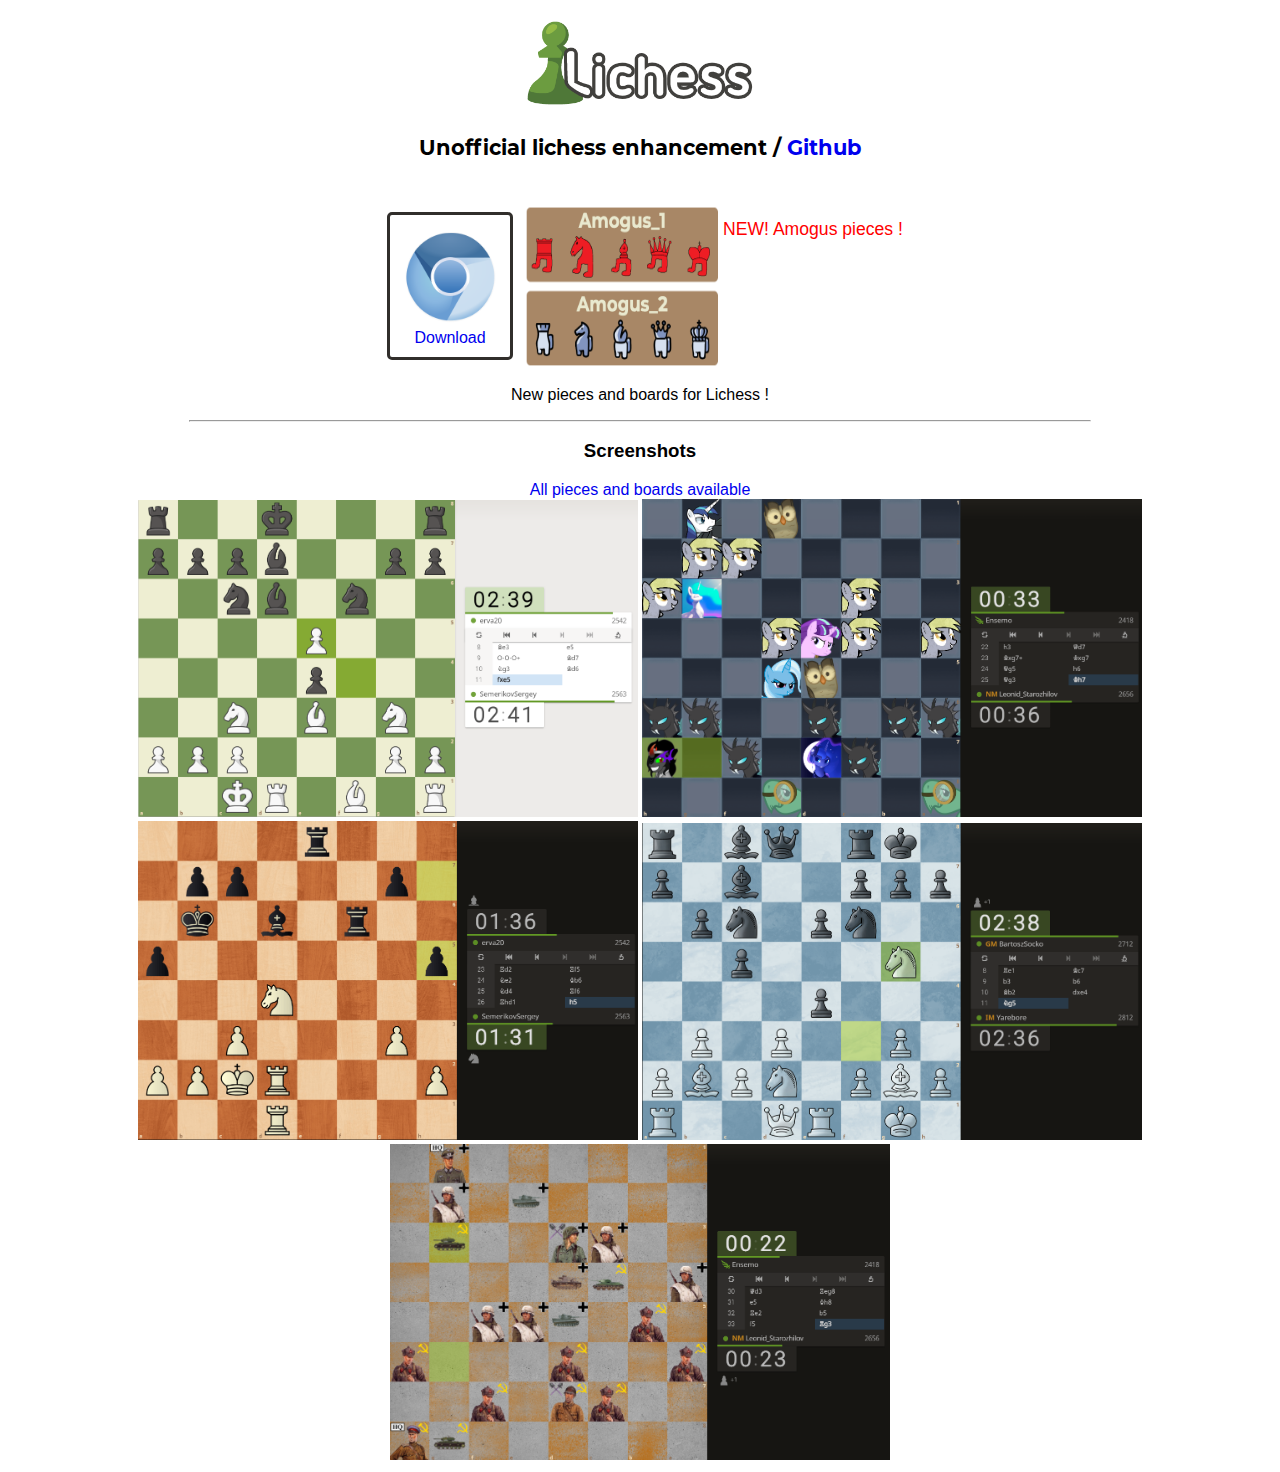
<file: lichess_enhancement.html>
<!DOCTYPE html>
<html lang="en">
<head>
    <meta charset="UTF-8">
    <meta name="viewport" content="width=device-width, initial-scale=1.0">
    <title>Lichess enhancement</title>
    <style>
        @font-face {
            font-family: 'Montserrat';
            src: url('font/montserrat.woff2') format('woff2');
        }

        .subtitle {
            font-family: Montserrat;
        }

        body {
            font-family: Inconsolata, Roboto, sans-serif;
        }

        .download_child {
            border: 3px solid #312e2b;
            border-radius: 5px;
            margin: 10px;
            padding: 10px;
        }

        .download {
            display: flex;
            flex-direction: row;
            justify-content: center;
        }

        a {
            text-decoration: underline white;
            transition: 0.2s linear all;
        }

        a:hover {
            text-decoration: underline #f7ca88;
        }

        .presentation {
            max-width: 600px;
        }

    </style>
</head>
<body>
    <center>
        <h1><img src='img/lichess_logo_better.png' width="300"/></h1>
        <div style="font-size: 1.3em;">
            <div class='subtitle'>Unofficial lichess enhancement / <a href="https://github.com/ducksper/lichess_enhancement">Github</a></div> <br />
        </div>

        <br />

        <div class="download">
            <div class="download_child">
                <img src="img/chromium.png" alt="Logo Chromium" width="100" height="100">
                <br/>
                <a href="https://chrome.google.com/webstore/detail/lichess-enhancement/ikmpcihcohdjammgkopfgohojdelmfoi">Download</a>
            </div>

            <img src="amogus.png" width="200px" />
            <p style="text-decoration: bold;font-size: 1.1em;color:red">NEW! Amogus pieces ! </p>

            <!--<div class="download_child">
                <img src="img/firefox.png" alt="Logo Firefox" width="100" height="100">
                <br/>
                <a href="https://addons.mozilla.org/en-US/firefox/addon/lichess-enhancement/">Download</a>
            </div>-->
        </div>

        <div class='presentation' style="word-wrap: break-word;">

            <p>New pieces and boards for Lichess !</p>
            <!--<p><b>Instructions to install on Chrome:</b> Once the download finish, you dezip the folder. Then, on chrome you go in the extension section, and you activate developer mode. Then you import the folder by clicking on "install unpacked extension chrome" and it's finish.</p>
            <iframe width="560" height="315" src="https://www.youtube.com/embed/SffjcBh520w" frameborder="0" allow="accelerometer; autoplay; clipboard-write; encrypted-media; gyroscope; picture-in-picture" allowfullscreen></iframe>-->
        </div>

        <div>
            <hr width="900px"/>
            <h3>Screenshots</h3>
            <a href="preview_lichess.png">All pieces and boards available</a><br/>
            <img src="img/ex_lichess.png" width="500"/>
            <img src="img/ex_lichess2.png" width="500"/>
            <img src="img/ex_lichess3.png" width="500"/>
            <img src="img/ex_lichess4.png" width="500"/>
            <img src="img/ex_lichess5.png" width="500"/>
        </div>

    </center>
</body>
</html>
</file>
